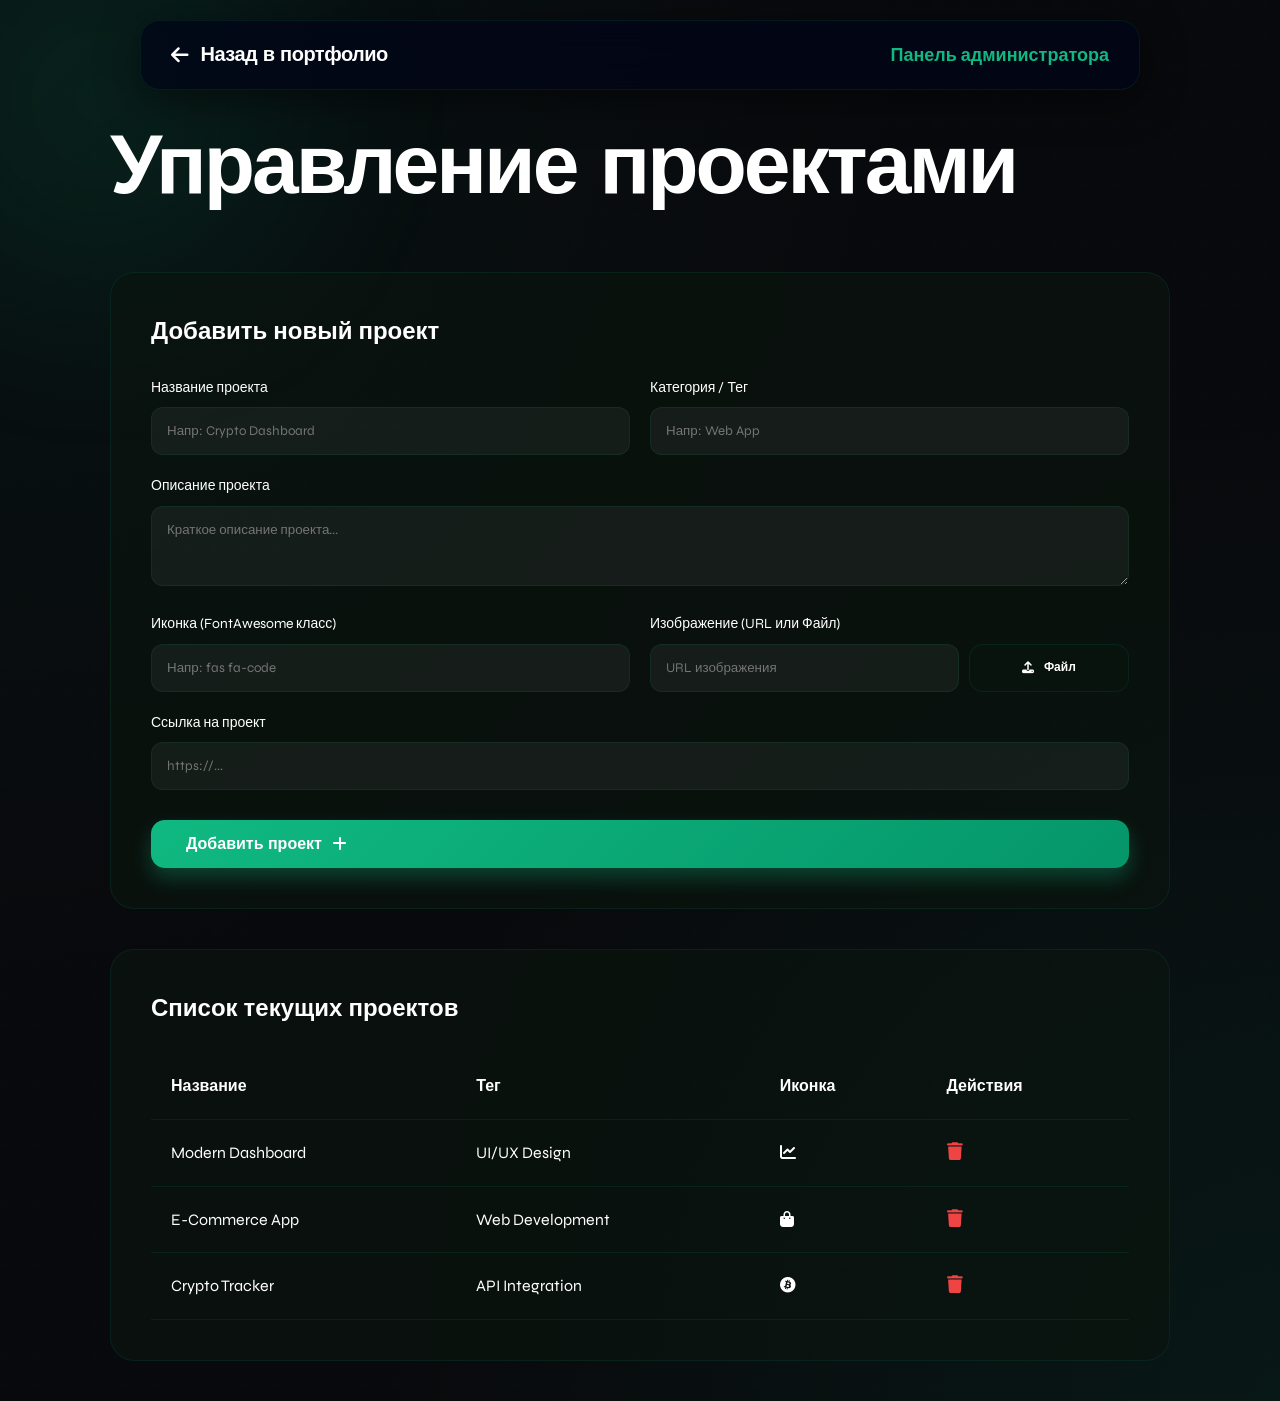
<file: admin.html>
<!DOCTYPE html>
<html lang="ru">
<head>
    <meta charset="UTF-8">
    <meta name="viewport" content="width=device-width, initial-scale=1.0">
    <title>Admin Panel | Portfolio</title>
    <link rel="stylesheet" href="https://cdnjs.cloudflare.com/ajax/libs/font-awesome/6.4.0/css/all.min.css">
    <link rel="stylesheet" href="style.css">
</head>
<body>
    <div class="bg-glow glow-1"></div>
    
    <nav>
        <a href="index.html" class="logo"><i class="fas fa-arrow-left"></i> Назад в портфолио</a>
        <h2 style="font-size: 18px; color: var(--accent);">Панель администратора</h2>
    </nav>

    <main class="container" style="padding-top: 120px;">
        <div class="admin-header" data-aos>
            <h1>Управление проектами</h1>
        </div>

        <!-- Add Project Form -->
        <div class="admin-card" data-aos>
            <h2 style="margin-bottom: 25px;">Добавить новый проект</h2>
            <form id="add-project-form" class="contact-form">
                <div style="display: grid; grid-template-columns: 1fr 1fr; gap: 20px;">
                    <div class="form-group">
                        <label style="display: block; margin-bottom: 8px; font-size: 14px;">Название проекта</label>
                        <input type="text" id="proj-title" placeholder="Напр: Crypto Dashboard" required>
                    </div>
                    <div class="form-group">
                        <label style="display: block; margin-bottom: 8px; font-size: 14px;">Категория / Тег</label>
                        <input type="text" id="proj-tag" placeholder="Напр: Web App" required>
                    </div>
                </div>
                <div class="form-group">
                    <label style="display: block; margin-bottom: 8px; font-size: 14px;">Описание проекта</label>
                    <textarea id="proj-desc" placeholder="Краткое описание проекта..." rows="3" required></textarea>
                </div>
                <div style="display: grid; grid-template-columns: 1fr 1fr; gap: 20px;">
                    <div class="form-group">
                        <label style="display: block; margin-bottom: 8px; font-size: 14px;">Иконка (FontAwesome класс)</label>
                        <input type="text" id="proj-icon" placeholder="Напр: fas fa-code" required>
                    </div>
                    <div class="form-group">
                        <label style="display: block; margin-bottom: 8px; font-size: 14px;">Изображение (URL или Файл)</label>
                        <div style="display: flex; gap: 10px;">
                            <input type="text" id="proj-image" placeholder="URL изображения" style="flex: 2;">
                            <label for="proj-image-file" class="btn btn-secondary" style="flex: 1; padding: 10px; font-size: 12px; margin: 0; display: flex; justify-content: center;">
                                <i class="fas fa-upload"></i> Файл
                            </label>
                            <input type="file" id="proj-image-file" accept="image/*" style="display: none;">
                        </div>
                    </div>
                </div>
                <div class="form-group">
                    <label style="display: block; margin-bottom: 8px; font-size: 14px;">Ссылка на проект</label>
                    <input type="url" id="proj-link" placeholder="https://..." required>
                </div>
                <button type="submit" class="btn btn-primary" style="margin-top: 10px;">
                    Добавить проект <i class="fas fa-plus"></i>
                </button>
            </form>
        </div>

        <!-- Projects List -->
        <div class="admin-card" data-aos>
            <h2 style="margin-bottom: 25px;">Список текущих проектов</h2>
            <div style="overflow-x: auto;">
                <table class="admin-table">
                    <thead>
                        <tr>
                            <th>Название</th>
                            <th>Тег</th>
                            <th>Иконка</th>
                            <th>Действия</th>
                        </tr>
                    </thead>
                    <tbody id="admin-projects-list">
                        <!-- Projects row will be added here -->
                    </tbody>
                </table>
            </div>
        </div>
    </main>

    <script src="admin.js"></script>
</body>
</html>
</file>
<file: style.css>
@import url('https://fonts.googleapis.com/css2?family=Syne:wght@400;600;700;800&family=JetBrains+Mono:wght@400;500;700&display=swap');

:root {
    /* Color Palette - Cyber Emerald & Black */
    --bg-dark: #020617; /* Deepest black-blue */
    --bg-card: rgba(10, 20, 15, 0.7);
    --bg-nav: rgba(2, 6, 23, 0.8);
    --border: rgba(16, 185, 129, 0.1);
    --text-primary: #ffffff;
    --text-secondary: #94a3b8;
    --accent: #10b981; /* Emerald Green */
    --accent-glow: rgba(16, 185, 129, 0.3);
    --accent-gradient: linear-gradient(135deg, #10b981 0%, #059669 100%);
    --danger: #ef4444;
    --success: #10b981;
    
    --shadow: 0 10px 40px rgba(0, 0, 0, 0.5);
    --transition: all 0.3s cubic-bezier(0.4, 0, 0.2, 1);
}

* {
    margin: 0;
    padding: 0;
    box-sizing: border-box;
}

html {
    scroll-behavior: smooth;
}

::selection {
    background: var(--accent);
    color: #fff;
}

::-moz-selection {
    background: var(--accent);
    color: #fff;
}

body {
    font-family: 'Syne', sans-serif;
    background-color: var(--bg-dark);
    /* Dark Green & Black Pattern */
    background-image: 
        radial-gradient(at 0% 0%, rgba(6, 78, 59, 0.15) 0, transparent 50%), 
        radial-gradient(at 100% 100%, rgba(5, 150, 105, 0.1) 0, transparent 50%),
        linear-gradient(rgba(10, 10, 10, 0.8), rgba(10, 10, 10, 0.8)),
        url("data:image/svg+xml,%3Csvg width='60' height='60' viewBox='0 0 60 60' xmlns='http://www.w3.org/2000/svg'%3E%3Cg fill='none' fill-rule='evenodd'%3E%3Cg fill='%23064e3b' fill-opacity='0.05'%3E%3Cpath d='M36 34v-4h-2v4h-4v2h4v4h2v-4h4v-2h-4zm0-30V0h-2v4h-4v2h4v4h2V6h4V4h-4zM6 34v-4H4v4H0v2h4v4h2v-4h4v-2H6zM6 4V0H4v4H0v2h4v4h2V6h4V4H6z'/%3E%3C/g%3E%3C/g%3E%3C/svg%3E");
    color: var(--text-primary);
    line-height: 1.6;
    overflow-x: hidden;
    transition: background-color 0.5s, color 0.5s;
}

/* Background Decorations */
.bg-glow {
    position: fixed;
    width: 600px;
    height: 600px;
    background: radial-gradient(circle, var(--accent-glow) 0%, transparent 70%);
    filter: blur(80px);
    z-index: -1;
    border-radius: 50%;
    pointer-events: none;
    opacity: 0.4;
}

.glow-1 { top: -200px; left: -200px; }
.glow-2 { bottom: -200px; right: -200px; }

/* Navigation */
nav {
    position: fixed;
    top: 20px;
    left: 50%;
    transform: translateX(-50%);
    width: 90%;
    max-width: 1000px;
    height: 70px;
    background: var(--bg-nav);
    backdrop-filter: blur(20px);
    -webkit-backdrop-filter: blur(20px);
    border: 1px solid var(--border);
    border-radius: 20px;
    display: flex;
    align-items: center;
    justify-content: space-between;
    padding: 0 30px;
    z-index: 1000;
    box-shadow: var(--shadow);
}

.logo {
    display: flex;
    align-items: center;
    gap: 12px;
    text-decoration: none;
    color: var(--text-primary);
    font-size: 20px;
    font-weight: 800;
    letter-spacing: -0.5px;
    transition: var(--transition);
}

.logo-box {
    width: 40px;
    height: 40px;
    border-radius: 12px;
    background: var(--accent-gradient);
    display: flex;
    align-items: center;
    justify-content: center;
    font-weight: 800;
    font-size: 16px;
    color: #fff;
    box-shadow: 0 4px 14px var(--accent-glow);
}

.logo span.hl {
    color: var(--accent);
}

.nav-links {
    display: flex;
    gap: 30px;
}

.nav-links a {
    text-decoration: none;
    color: var(--text-secondary);
    font-weight: 600;
    font-size: 15px;
    transition: var(--transition);
}

.nav-links a:hover, .nav-links a.active {
    color: var(--accent);
}

.theme-toggle {
    background: none;
    border: none;
    color: var(--text-primary);
    cursor: pointer;
    font-size: 20px;
    transition: var(--transition);
}

.theme-toggle:hover {
    transform: scale(1.1) rotate(15deg);
}

.menu-toggle {
    background: none;
    border: none;
    color: var(--text-primary);
    cursor: pointer;
    font-size: 24px;
    display: none !important;
}

@media (max-width: 768px) {
    .menu-toggle {
        display: block !important;
    }
}

/* Container */
.container {
    max-width: 1100px;
    margin: 0 auto;
    padding: 0 20px;
}

/* Sections */
section {
    padding: 120px 0;
}

/* Hero Section */
.hero {
    min-height: 100vh;
    display: flex;
    align-items: center;
    justify-content: space-between;
    padding-top: 100px;
    gap: 50px;
}

.hero-content {
    flex: 1;
    text-align: left;
}

.hero-image {
    flex: 1;
    display: flex;
    justify-content: center;
    align-items: center;
    position: relative;
}

.hero-image-container {
    width: 380px;
    height: 380px;
    border-radius: 30px;
    border: 2px solid var(--border);
    overflow: hidden;
    position: relative;
    box-shadow: var(--shadow);
    animation: glow 4s ease-in-out infinite;
}

.hero-image-container img {
    width: 100%;
    height: 100%;
    object-fit: cover;
    object-position: center;
}

@keyframes glow {
    0%, 100% { box-shadow: 0 0 20px var(--accent-glow); }
    50% { box-shadow: 0 0 50px var(--accent-glow), 0 0 80px var(--accent-glow); }
}

.badge {
    display: inline-block;
    padding: 8px 20px;
    background: rgba(139, 92, 246, 0.1);
    border: 1px solid var(--accent);
    color: var(--accent);
    border-radius: 30px;
    font-size: 14px;
    font-weight: 600;
    margin-bottom: 25px;
    text-transform: uppercase;
    letter-spacing: 1px;
}

h1 {
    font-size: clamp(48px, 8vw, 84px);
    font-weight: 800;
    line-height: 1.1;
    margin-bottom: 20px;
    letter-spacing: -3px;
}

.gradient-text {
    background: var(--accent-gradient);
    -webkit-background-clip: text;
    -webkit-text-fill-color: transparent;
}

.hero p {
    font-size: 18px;
    color: var(--text-secondary);
    margin-bottom: 40px;
    max-width: 600px;
    margin-left: auto;
    margin-right: auto;
}

.btn-group {
    display: flex;
    gap: 20px;
    justify-content: center;
    flex-wrap: wrap;
}

.btn {
    padding: 15px 35px;
    border-radius: 14px;
    font-weight: 600;
    font-size: 16px;
    cursor: pointer;
    text-decoration: none;
    transition: var(--transition);
    display: flex;
    align-items: center;
    gap: 10px;
}

.btn-primary {
    background: var(--accent-gradient);
    color: white;
    border: none;
    box-shadow: 0 10px 20px var(--accent-glow);
}

.btn-primary:hover {
    transform: translateY(-5px);
    box-shadow: 0 15px 30px var(--accent-glow);
}

.btn-secondary {
    background: var(--bg-card);
    color: var(--text-primary);
    border: 1px solid var(--border);
}

.btn-secondary:hover {
    background: var(--border);
    transform: translateY(-5px);
}

/* Scrollbar */
::-webkit-scrollbar {
    width: 10px;
}

::-webkit-scrollbar-track {
    background: var(--bg-dark);
}

::-webkit-scrollbar-thumb {
    background: var(--border);
    border-radius: 10px;
    border: 2px solid var(--bg-dark);
}

::-webkit-scrollbar-thumb:hover {
    background: var(--accent);
}

/* Skills Section */
.section-title {
    font-size: 42px;
    font-weight: 800;
    margin-bottom: 60px;
    text-align: center;
}

.skills-grid {
    display: grid;
    grid-template-columns: repeat(auto-fit, minmax(150px, 1fr));
    gap: 20px;
}

.skill-card {
    background: var(--bg-card);
    border: 1px solid var(--border);
    padding: 30px 20px;
    border-radius: 20px;
    text-align: center;
    transition: var(--transition);
}

.skill-card:hover {
    transform: translateY(-10px);
    border-color: var(--accent);
    background: rgba(139, 92, 246, 0.05);
}

.skill-card i {
    font-size: 40px;
    margin-bottom: 15px;
    color: var(--accent);
}

.skill-card h3 {
    font-size: 18px;
    font-weight: 600;
}

/* Project Cards (Development Style) */
.project-card {
    background: var(--bg-card);
    border: 1px solid var(--border);
    border-radius: 24px;
    overflow: hidden;
    transition: var(--transition);
    display: flex;
    flex-direction: column;
}

.project-card:hover {
    transform: translateY(-10px);
    border-color: var(--accent);
    box-shadow: 0 20px 40px rgba(0, 0, 0, 0.4);
}

.project-card-image {
    width: 100%;
    height: 200px;
    overflow: hidden;
    position: relative;
}

.project-card-image img {
    width: 100%;
    height: 100%;
    object-fit: cover;
    transition: transform 0.5s;
}

.project-card:hover .project-card-image img {
    transform: scale(1.1);
}

.project-card-content {
    padding: 25px;
    display: flex;
    flex-direction: column;
    flex-grow: 1;
}

.project-card-content span {
    font-size: 12px;
    color: var(--accent);
    font-weight: 700;
    text-transform: uppercase;
    letter-spacing: 1px;
    margin-bottom: 10px;
}

.project-card-content h3 {
    font-size: 22px;
    margin-bottom: 12px;
    color: var(--text-primary);
}

.project-card-content p {
    font-size: 15px;
    color: var(--text-secondary);
    margin-bottom: 20px;
    line-height: 1.5;
}

.project-card-footer {
    margin-top: auto;
    display: flex;
    justify-content: space-between;
    align-items: center;
}

.project-link {
    text-decoration: none;
    color: var(--text-primary);
    font-weight: 600;
    font-size: 14px;
    display: flex;
    align-items: center;
    gap: 8px;
    transition: var(--transition);
    padding: 8px 16px;
    background: var(--border);
    border-radius: 10px;
}

.project-link:hover {
    background: var(--accent);
    color: #fff;
}

/* Projects Section (Design Style - Mosaic) */
.projects-grid {
    display: grid;
    grid-template-columns: repeat(3, 1fr);
    gap: 20px;
}

.project-item {
    border-radius: 20px;
    overflow: hidden;
    cursor: pointer;
    position: relative;
    background: var(--bg-card);
    border: 1px solid var(--border);
    transition: transform 0.4s cubic-bezier(0.4, 0, 0.2, 1), box-shadow 0.4s;
    aspect-ratio: 16/10;
}

.project-item:hover {
    transform: translateY(-8px) scale(1.02);
    box-shadow: 0 20px 50px rgba(0,0,0,0.5);
    border-color: var(--accent);
}

.project-item img {
    width: 100%;
    height: 100%;
    object-fit: cover;
    display: block;
    transition: transform 0.6s;
}

.project-item:hover img {
    transform: scale(1.1);
}

.project-overlay {
    position: absolute;
    inset: 0;
    background: linear-gradient(to top, rgba(0,0,0,0.9) 0%, transparent 70%);
    opacity: 0;
    transition: opacity 0.3s;
    display: flex;
    flex-direction: column;
    justify-content: flex-end;
    padding: 24px;
}

.project-item:hover .project-overlay {
    opacity: 1;
}

.project-overlay h3 {
    color: #fff;
    font-size: 20px;
    font-weight: 700;
    margin-bottom: 5px;
    font-family: 'Syne', sans-serif;
}

.project-overlay span {
    font-size: 12px;
    color: rgba(255,255,255,0.7);
    font-weight: 600;
    letter-spacing: 1px;
    text-transform: uppercase;
}

@media(max-width:992px) {
    .projects-grid { grid-template-columns: repeat(2, 1fr); }
}

@media(max-width:640px) {
    .projects-grid { grid-template-columns: 1fr; }
}

.project-info h3 {
    font-size: 24px;
    margin-bottom: 15px;
}

.project-info p {
    color: var(--text-secondary);
    font-size: 15px;
    margin-bottom: 25px;
}

.project-links {
    margin-top: auto;
    display: flex;
    gap: 15px;
}

.project-links a {
    color: var(--text-primary);
    text-decoration: none;
    font-size: 18px;
    transition: var(--transition);
}

.project-links a:hover {
    color: var(--accent);
}

/* Contact Section */
.contact-container {
    background: var(--bg-card);
    border: 1px solid var(--border);
    border-radius: 30px;
    padding: 60px;
    display: grid;
    grid-template-columns: 1fr 1fr;
    gap: 60px;
}

.contact-info h2 {
    font-size: 36px;
    margin-bottom: 20px;
}

.contact-info p {
    color: var(--text-secondary);
    margin-bottom: 40px;
}

.contact-methods {
    display: flex;
    flex-direction: column;
    gap: 20px;
}

.method {
    display: flex;
    align-items: center;
    gap: 20px;
}

.method i {
    width: 50px;
    height: 50px;
    background: rgba(139, 92, 246, 0.1);
    border-radius: 15px;
    display: flex;
    align-items: center;
    justify-content: center;
    color: var(--accent);
    font-size: 20px;
}

.contact-form {
    display: flex;
    flex-direction: column;
    gap: 20px;
}

.form-group input, .form-group textarea {
    width: 100%;
    padding: 15px;
    background: rgba(255, 255, 255, 0.05);
    border: 1px solid var(--border);
    border-radius: 12px;
    color: var(--text-primary);
    font-family: inherit;
    outline: none;
    transition: var(--transition);
}

.form-group input:focus, .form-group textarea:focus {
    border-color: var(--accent);
    background: rgba(255, 255, 255, 0.08);
}

/* Admin Panel Styles */
.admin-header {
    display: flex;
    justify-content: space-between;
    align-items: center;
    margin-bottom: 40px;
}

.admin-card {
    background: var(--bg-card);
    border: 1px solid var(--border);
    padding: 40px;
    border-radius: 24px;
    margin-bottom: 40px;
}

.admin-table {
    width: 100%;
    border-collapse: collapse;
}

.admin-table th, .admin-table td {
    padding: 20px;
    text-align: left;
    border-bottom: 1px solid var(--border);
}

.btn-delete {
    color: var(--danger);
    background: none;
    border: none;
    cursor: pointer;
    font-size: 18px;
}

/* Footer */
footer {
    padding: 60px 0;
    text-align: center;
    border-top: 1px solid var(--border);
    color: var(--text-secondary);
}

.social-icons {
    display: flex;
    justify-content: center;
    gap: 20px;
    margin-top: 20px;
}

.social-icons i {
    font-size: 24px;
    color: var(--text-secondary);
    transition: var(--transition);
    cursor: pointer;
}

.social-icons i:hover {
    color: var(--accent);
    transform: translateY(-5px);
}

/* Animations */
[data-aos] {
    opacity: 0;
    transform: translateY(30px);
    transition: all 0.8s ease;
}

[data-aos].aos-animate {
    opacity: 1;
    transform: translateY(0);
}

@media (max-width: 992px) {
    .hero {
        flex-direction: column-reverse;
        text-align: center;
        padding-top: 140px;
    }
    .hero-content { text-align: center; }
    .hero-image-container { width: 300px; height: 300px; }
}

@media (max-width: 768px) {
    .nav-links {
        position: fixed;
        top: 100px;
        left: 50%;
        transform: translateX(-50%) translateY(-20px);
        width: 90%;
        background: var(--bg-nav);
        backdrop-filter: blur(20px);
        padding: 30px;
        border-radius: 20px;
        border: 1px solid var(--border);
        flex-direction: column;
        align-items: center;
        gap: 20px;
        opacity: 0;
        pointer-events: none;
        transition: var(--transition);
        display: flex;
    }

    .nav-links.active {
        opacity: 1;
        pointer-events: all;
        transform: translateX(-50%) translateY(0);
    }

    .contact-container { grid-template-columns: 1fr; padding: 40px 20px; gap: 40px; }
    h1 { font-size: 42px; letter-spacing: -1px; }
    .section-title { font-size: 32px; }
    section { padding: 60px 0; }
    
    .skills-grid { grid-template-columns: repeat(2, 1fr); }
}

@media (max-width: 480px) {
    .skills-grid { grid-template-columns: 1fr; }
    .hero-image-container { width: 250px; height: 250px; }
}
</file>
